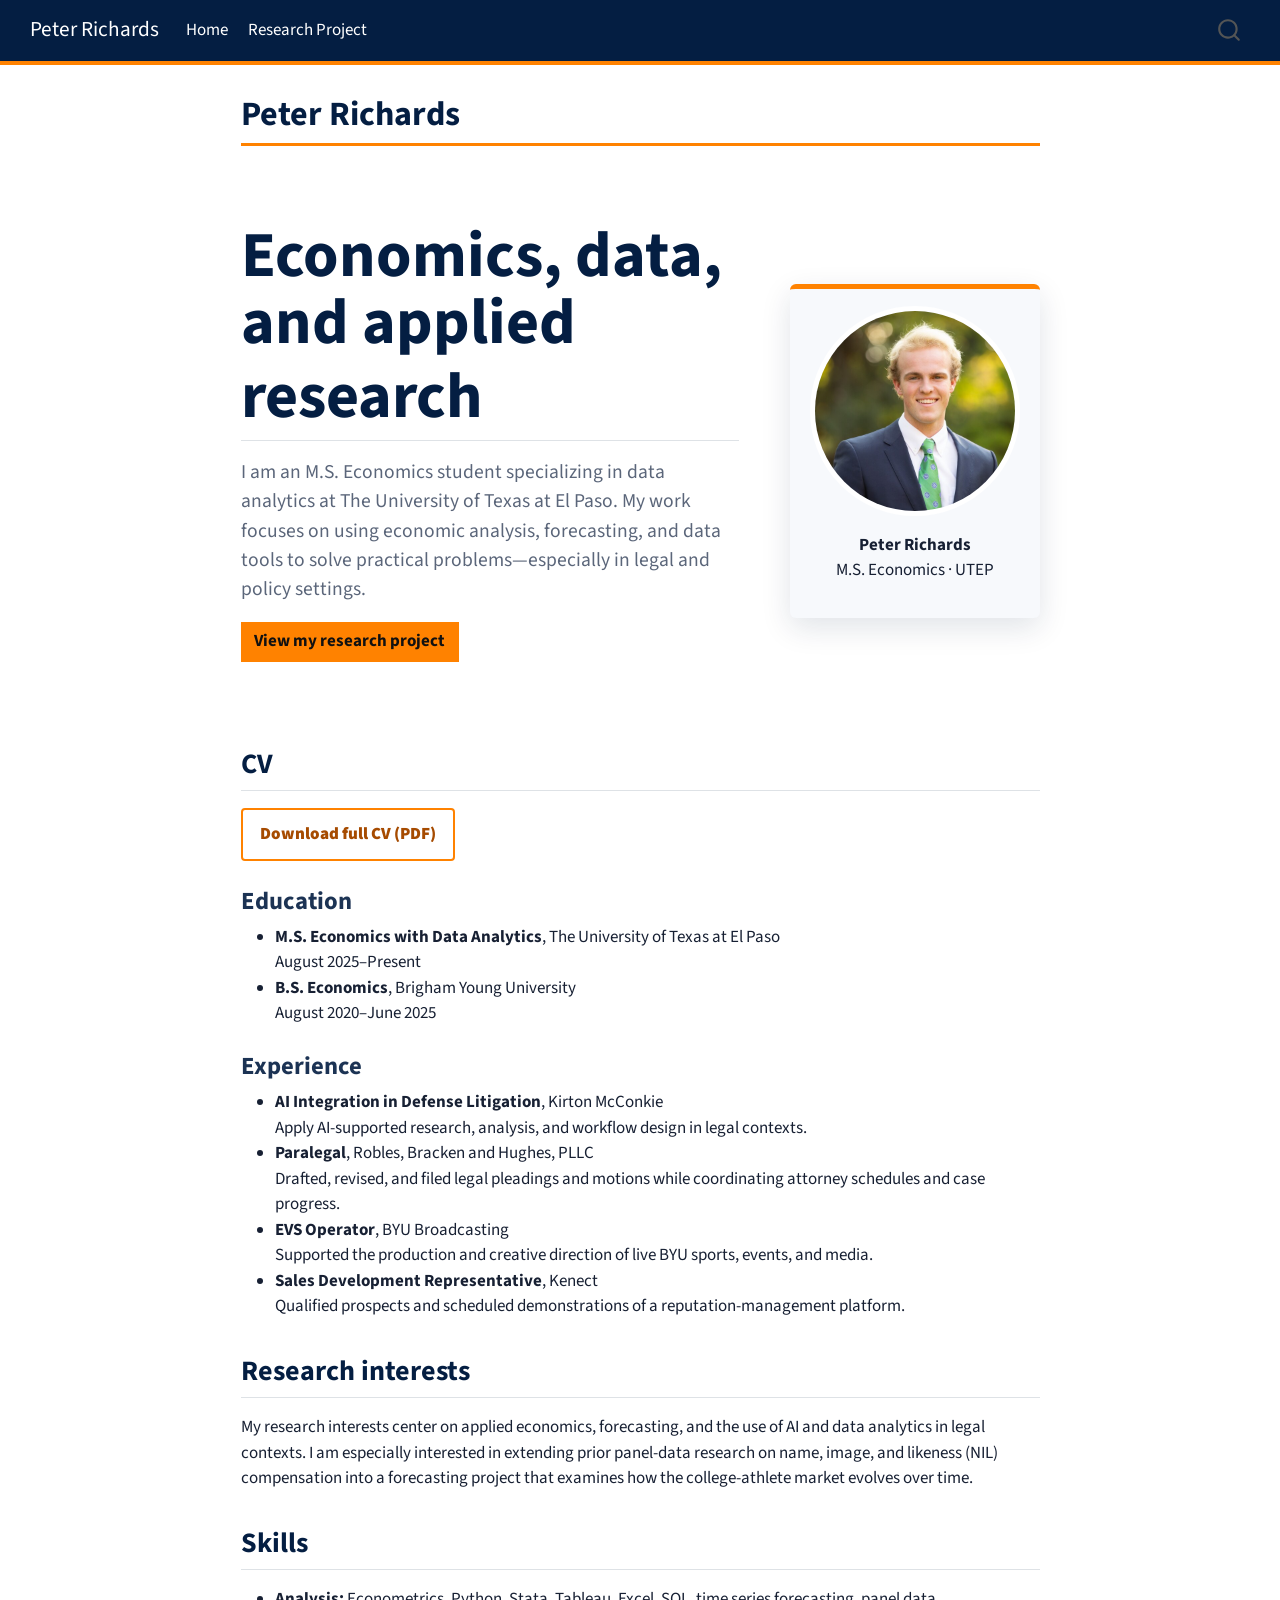
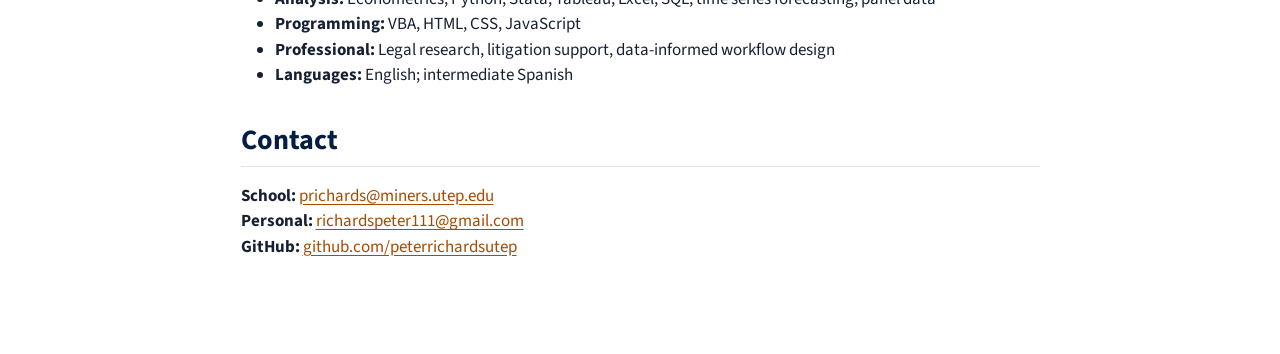
<file: docs/index.html>
<!DOCTYPE html>
<html xmlns="http://www.w3.org/1999/xhtml" lang="en" xml:lang="en"><head>

<meta charset="utf-8">
<meta name="generator" content="quarto-1.10.18">

<meta name="viewport" content="width=device-width, initial-scale=1.0, user-scalable=yes">


<title>Peter Richards | Economics &amp; Data Analytics – Peter Richards</title>
<style>
/* Default styles provided by pandoc.
** See https://pandoc.org/MANUAL.html#variables-for-html for config info.
*/
span.smallcaps{font-variant: small-caps;}
div.columns{display: flex; gap: 1.5em;}
div.column{flex: auto;}
@media screen {
div.columns{gap: min(4vw, 1.5em);}
div.column{overflow-x: auto;}
}
div.hanging-indent{margin-left: 1.5em; text-indent: -1.5em;}
ul.task-list{list-style: none;}
ul.task-list li input[type="checkbox"] {
  width: 0.8em;
  margin: 0 0.8em 0.2em -1em; /* quarto-specific, see https://github.com/quarto-dev/quarto-cli/issues/4556 */ 
  vertical-align: middle;
}
</style>


<script src="site_libs/quarto-nav/quarto-nav.js"></script>
<script src="site_libs/quarto-nav/headroom.min.js"></script>
<script src="site_libs/clipboard/clipboard.min.js"></script>
<script src="site_libs/quarto-search/autocomplete.umd.js"></script>
<script src="site_libs/quarto-search/fuse.min.js"></script>
<script src="site_libs/quarto-search/quarto-search.js"></script>
<meta name="quarto:offset" content="./">
<link href="./images/favicon.svg" rel="icon" type="image/svg+xml">
<script src="site_libs/quarto-html/quarto.js" type="module"></script>
<script src="site_libs/quarto-html/tabsets/tabsets.js" type="module"></script>
<script src="site_libs/quarto-html/popper.min.js"></script>
<script src="site_libs/quarto-html/tippy.umd.min.js"></script>
<script src="site_libs/quarto-html/anchor.min.js"></script>
<link href="site_libs/quarto-html/tippy.css" rel="stylesheet">
<link href="site_libs/quarto-html/quarto-syntax-highlighting-64a204ab8560d761af7679ceaba22944.css" rel="stylesheet" id="quarto-text-highlighting-styles">
<script src="site_libs/bootstrap/bootstrap.min.js"></script>
<link href="site_libs/bootstrap/bootstrap-icons.css" rel="stylesheet">
<link href="site_libs/bootstrap/bootstrap-172ba59bd5e0b52282274ba0c0cc16fc.min.css" rel="stylesheet" append-hash="true" id="quarto-bootstrap" data-mode="light">
<script id="quarto-search-options" type="application/json">{
  "location": "navbar",
  "copy-button": false,
  "collapse-after": 3,
  "panel-placement": "end",
  "type": "overlay",
  "limit": 50,
  "keyboard-shortcut": [
    "f",
    "/",
    "s"
  ],
  "show-item-context": false,
  "language": {
    "search-no-results-text": "No results",
    "search-matching-documents-text": "matching documents",
    "search-copy-link-title": "Copy link to search",
    "search-hide-matches-text": "Hide additional matches",
    "search-more-match-text": "more match in this document",
    "search-more-matches-text": "more matches in this document",
    "search-clear-button-title": "Clear",
    "search-text-placeholder": "",
    "search-detached-cancel-button-title": "Cancel",
    "search-submit-button-title": "Submit",
    "search-label": "Search"
  }
}</script>


<link rel="stylesheet" href="styles.css">
</head>

<body class="nav-fixed fullcontent quarto-light">

<div id="quarto-search-results"></div>
  <header id="quarto-header" class="headroom fixed-top">
    <nav class="navbar navbar-expand-lg " data-bs-theme="dark">
      <div class="navbar-container container-fluid">
      <div class="navbar-brand-container mx-auto">
    <a class="navbar-brand" href="./index.html">
    <span class="navbar-title">Peter Richards</span>
    </a>
  </div>
            <div id="quarto-search" class="" title="Search"></div>
          <button class="navbar-toggler" type="button" data-bs-toggle="collapse" data-bs-target="#navbarCollapse" aria-controls="navbarCollapse" role="menu" aria-expanded="false" aria-label="Toggle navigation" onclick="if (window.quartoToggleHeadroom) { window.quartoToggleHeadroom(); }">
  <span class="navbar-toggler-icon"></span>
</button>
          <div class="collapse navbar-collapse" id="navbarCollapse">
            <ul class="navbar-nav navbar-nav-scroll me-auto">
  <li class="nav-item">
    <a class="nav-link active" href="./index.html" aria-current="page"> 
<span class="menu-text">Home</span></a>
  </li>  
  <li class="nav-item">
    <a class="nav-link" href="./project.html"> 
<span class="menu-text">Research Project</span></a>
  </li>  
</ul>
          </div> <!-- /navcollapse -->
            <div class="quarto-navbar-tools">
</div>
      </div> <!-- /container-fluid -->
    </nav>
</header>
<!-- content -->
<div id="quarto-content" class="quarto-container page-columns page-rows-contents page-layout-article page-navbar">
<!-- sidebar -->
<!-- margin-sidebar -->
    
<!-- main -->
<main class="content" id="quarto-document-content">

<header id="title-block-header" class="quarto-title-block default">
<div class="quarto-title">
<h1 class="title">Peter Richards</h1>
</div>



<div class="quarto-title-meta">

    
  
    
  </div>
  


</header>


<div class="hero">
<section id="economics-data-and-applied-research" class="level2 hero-copy">
<h2 class="anchored" data-anchor-id="economics-data-and-applied-research">Economics, data, and applied research</h2>
<p>I am an M.S. Economics student specializing in data analytics at The University of Texas at El Paso. My work focuses on using economic analysis, forecasting, and data tools to solve practical problems—especially in legal and policy settings.</p>
<p><a href="./project.html" class="btn btn-primary">View my research project</a></p>
</section>
<div class="profile-card">
<p><img src="images/headshot.jpg" class="headshot img-fluid"></p>
<p><strong>Peter Richards</strong><br>
M.S. Economics · UTEP</p>
</div>
</div>
<section id="cv" class="level2">
<h2 class="anchored" data-anchor-id="cv">CV</h2>
<p><a href="files/cv.pdf" class="cv-link"><strong>Download full CV (PDF)</strong></a></p>
<section id="education" class="level3">
<h3 class="anchored" data-anchor-id="education">Education</h3>
<ul>
<li><strong>M.S. Economics with Data Analytics</strong>, The University of Texas at El Paso<br>
August 2025–Present</li>
<li><strong>B.S. Economics</strong>, Brigham Young University<br>
August 2020–June 2025</li>
</ul>
</section>
<section id="experience" class="level3">
<h3 class="anchored" data-anchor-id="experience">Experience</h3>
<ul>
<li><strong>AI Integration in Defense Litigation</strong>, Kirton McConkie<br>
Apply AI-supported research, analysis, and workflow design in legal contexts.</li>
<li><strong>Paralegal</strong>, Robles, Bracken and Hughes, PLLC<br>
Drafted, revised, and filed legal pleadings and motions while coordinating attorney schedules and case progress.</li>
<li><strong>EVS Operator</strong>, BYU Broadcasting<br>
Supported the production and creative direction of live BYU sports, events, and media.</li>
<li><strong>Sales Development Representative</strong>, Kenect<br>
Qualified prospects and scheduled demonstrations of a reputation-management platform.</li>
</ul>
</section>
</section>
<section id="research-interests" class="level2">
<h2 class="anchored" data-anchor-id="research-interests">Research interests</h2>
<p>My research interests center on applied economics, forecasting, and the use of AI and data analytics in legal contexts. I am especially interested in extending prior panel-data research on name, image, and likeness (NIL) compensation into a forecasting project that examines how the college-athlete market evolves over time.</p>
</section>
<section id="skills" class="level2">
<h2 class="anchored" data-anchor-id="skills">Skills</h2>
<ul>
<li><strong>Analysis:</strong> Econometrics, Python, Stata, Tableau, Excel, SQL, time series forecasting, panel data</li>
<li><strong>Programming:</strong> VBA, HTML, CSS, JavaScript</li>
<li><strong>Professional:</strong> Legal research, litigation support, data-informed workflow design</li>
<li><strong>Languages:</strong> English; intermediate Spanish</li>
</ul>
</section>
<section id="contact" class="level2">
<h2 class="anchored" data-anchor-id="contact">Contact</h2>
<p><strong>School:</strong> <a href="mailto:prichards@miners.utep.edu">prichards@miners.utep.edu</a><br>
<strong>Personal:</strong> <a href="mailto:richardspeter111@gmail.com">richardspeter111@gmail.com</a><br>
<strong>GitHub:</strong> <a href="https://github.com/peterrichardsutep">github.com/peterrichardsutep</a></p>


</section>

</main> <!-- /main -->
<script id="quarto-html-after-body" type="application/javascript">
  window.document.addEventListener("DOMContentLoaded", function (event) {
    const icon = "";
    const anchorJS = new window.AnchorJS();
    anchorJS.options = {
      placement: 'right',
      icon: icon
    };
    anchorJS.add('.anchored');
    const isCodeAnnotation = (el) => {
      for (const clz of el.classList) {
        if (clz.startsWith('code-annotation-')) {                     
          return true;
        }
      }
      return false;
    }
    const onCopySuccess = function(e) {
      // button target
      const button = e.trigger;
      // don't keep focus
      button.blur();
      // flash "checked"
      button.classList.add('code-copy-button-checked');
      var currentTitle = button.getAttribute("title");
      button.setAttribute("title", "Copied!");
      let tooltip;
      if (window.bootstrap) {
        button.setAttribute("data-bs-toggle", "tooltip");
        button.setAttribute("data-bs-placement", "left");
        button.setAttribute("data-bs-title", "Copied!");
        tooltip = new bootstrap.Tooltip(button, 
          { trigger: "manual", 
            customClass: "code-copy-button-tooltip",
            offset: [0, -8]});
        tooltip.show();    
      }
      setTimeout(function() {
        if (tooltip) {
          tooltip.hide();
          button.removeAttribute("data-bs-title");
          button.removeAttribute("data-bs-toggle");
          button.removeAttribute("data-bs-placement");
        }
        button.setAttribute("title", currentTitle);
        button.classList.remove('code-copy-button-checked');
      }, 1000);
      // clear code selection
      e.clearSelection();
    }
    const getTextToCopy = function(trigger) {
      const outerScaffold = trigger.parentElement.cloneNode(true);
      const codeEl = outerScaffold.querySelector('code');
      for (const childEl of codeEl.children) {
        if (isCodeAnnotation(childEl)) {
          childEl.remove();
        }
      }
      return codeEl.innerText;
    }
    const clipboard = new window.ClipboardJS('.code-copy-button:not([data-in-quarto-modal])', {
      text: getTextToCopy
    });
    clipboard.on('success', onCopySuccess);
    if (window.document.getElementById('quarto-embedded-source-code-modal')) {
      const clipboardModal = new window.ClipboardJS('.code-copy-button[data-in-quarto-modal]', {
        text: getTextToCopy,
        container: window.document.getElementById('quarto-embedded-source-code-modal')
      });
      clipboardModal.on('success', onCopySuccess);
    }
      var localhostRegex = new RegExp(/^(?:http|https):\/\/localhost\:?[0-9]*\//);
      var mailtoRegex = new RegExp(/^mailto:/);
        var filterRegex = new RegExp('/' + window.location.host + '/');
      var isInternal = (href) => {
          return filterRegex.test(href) || localhostRegex.test(href) || mailtoRegex.test(href);
      }
      // Inspect non-navigation links and adorn them if external
     var links = window.document.querySelectorAll('a[href]:not(.nav-link):not(.navbar-brand):not(.toc-action):not(.sidebar-link):not(.sidebar-item-toggle):not(.pagination-link):not(.no-external):not([aria-hidden]):not(.dropdown-item):not(.quarto-navigation-tool):not(.about-link)');
      for (var i=0; i<links.length; i++) {
        const link = links[i];
        if (!isInternal(link.href)) {
          // undo the damage that might have been done by quarto-nav.js in the case of
          // links that we want to consider external
          if (link.dataset.originalHref !== undefined) {
            link.href = link.dataset.originalHref;
          }
        }
      }
    function tippyHover(el, contentFn, onTriggerFn, onUntriggerFn) {
      const config = {
        allowHTML: true,
        maxWidth: 500,
        delay: 100,
        arrow: false,
        appendTo: function(el) {
            return el.parentElement;
        },
        interactive: true,
        interactiveBorder: 10,
        theme: 'quarto',
        placement: 'bottom-start',
      };
      if (contentFn) {
        config.content = contentFn;
      }
      if (onTriggerFn) {
        config.onTrigger = onTriggerFn;
      }
      if (onUntriggerFn) {
        config.onUntrigger = onUntriggerFn;
      }
      window.tippy(el, config); 
    }
    const noterefs = window.document.querySelectorAll('a[role="doc-noteref"]');
    for (var i=0; i<noterefs.length; i++) {
      const ref = noterefs[i];
      tippyHover(ref, function() {
        // use id or data attribute instead here
        let href = ref.getAttribute('data-footnote-href') || ref.getAttribute('href');
        try { href = new URL(href).hash; } catch {}
        const id = href.replace(/^#\/?/, "");
        const note = window.document.getElementById(id);
        if (note) {
          return note.innerHTML;
        } else {
          return "";
        }
      });
    }
    const xrefs = window.document.querySelectorAll('a.quarto-xref');
    const processXRef = (id, note) => {
      // Strip column container classes
      const stripColumnClz = (el) => {
        el.classList.remove("page-full", "page-columns");
        if (el.children) {
          for (const child of el.children) {
            stripColumnClz(child);
          }
        }
      }
      stripColumnClz(note)
      if (id === null || id.startsWith('sec-')) {
        // Special case sections, only their first couple elements
        const container = document.createElement("div");
        if (note.children && note.children.length > 2) {
          container.appendChild(note.children[0].cloneNode(true));
          for (let i = 1; i < note.children.length; i++) {
            const child = note.children[i];
            if (child.tagName === "P" && child.innerText === "") {
              continue;
            } else {
              container.appendChild(child.cloneNode(true));
              break;
            }
          }
          if (window.Quarto?.typesetMath) {
            window.Quarto.typesetMath(container);
          }
          return container.innerHTML
        } else {
          if (window.Quarto?.typesetMath) {
            window.Quarto.typesetMath(note);
          }
          return note.innerHTML;
        }
      } else {
        // Remove any anchor links if they are present
        const anchorLink = note.querySelector('a.anchorjs-link');
        if (anchorLink) {
          anchorLink.remove();
        }
        if (window.Quarto?.typesetMath) {
          window.Quarto.typesetMath(note);
        }
        if (note.classList.contains("callout")) {
          return note.outerHTML;
        } else {
          return note.innerHTML;
        }
      }
    }
    for (var i=0; i<xrefs.length; i++) {
      const xref = xrefs[i];
      tippyHover(xref, undefined, function(instance) {
        instance.disable();
        let url = xref.getAttribute('href');
        let hash = undefined; 
        if (url.startsWith('#')) {
          hash = url;
        } else {
          try { hash = new URL(url).hash; } catch {}
        }
        if (hash) {
          const id = hash.replace(/^#\/?/, "");
          const note = window.document.getElementById(id);
          if (note !== null) {
            try {
              const html = processXRef(id, note.cloneNode(true));
              instance.setContent(html);
            } finally {
              instance.enable();
              instance.show();
            }
          } else {
            // See if we can fetch this
            fetch(url.split('#')[0])
            .then(res => res.text())
            .then(html => {
              const parser = new DOMParser();
              const htmlDoc = parser.parseFromString(html, "text/html");
              const note = htmlDoc.getElementById(id);
              if (note !== null) {
                const html = processXRef(id, note);
                instance.setContent(html);
              } 
            }).finally(() => {
              instance.enable();
              instance.show();
            });
          }
        } else {
          // See if we can fetch a full url (with no hash to target)
          // This is a special case and we should probably do some content thinning / targeting
          fetch(url)
          .then(res => res.text())
          .then(html => {
            const parser = new DOMParser();
            const htmlDoc = parser.parseFromString(html, "text/html");
            const note = htmlDoc.querySelector('main.content');
            if (note !== null) {
              // This should only happen for chapter cross references
              // (since there is no id in the URL)
              // remove the first header
              if (note.children.length > 0 && note.children[0].tagName === "HEADER") {
                note.children[0].remove();
              }
              const html = processXRef(null, note);
              instance.setContent(html);
            } 
          }).finally(() => {
            instance.enable();
            instance.show();
          });
        }
      }, function(instance) {
      });
    }
        let selectedAnnoteEl;
        const selectorForAnnotation = ( cell, annotation) => {
          let cellAttr = 'data-code-cell="' + cell + '"';
          let lineAttr = 'data-code-annotation="' +  annotation + '"';
          const selector = 'span[' + cellAttr + '][' + lineAttr + ']';
          return selector;
        }
        const selectCodeLines = (annoteEl) => {
          const doc = window.document;
          const targetCell = annoteEl.getAttribute("data-target-cell");
          const targetAnnotation = annoteEl.getAttribute("data-target-annotation");
          const annoteSpan = window.document.querySelector(selectorForAnnotation(targetCell, targetAnnotation));
          const lines = annoteSpan.getAttribute("data-code-lines").split(",");
          const lineIds = lines.map((line) => {
            return targetCell + "-" + line;
          })
          let top = null;
          let height = null;
          let parent = null;
          if (lineIds.length > 0) {
              //compute the position of the single el (top and bottom and make a div)
              const el = window.document.getElementById(lineIds[0]);
              top = el.offsetTop;
              height = el.offsetHeight;
              parent = el.parentElement.parentElement;
            if (lineIds.length > 1) {
              const lastEl = window.document.getElementById(lineIds[lineIds.length - 1]);
              const bottom = lastEl.offsetTop + lastEl.offsetHeight;
              height = bottom - top;
            }
            if (top !== null && height !== null && parent !== null) {
              // cook up a div (if necessary) and position it 
              let div = window.document.getElementById("code-annotation-line-highlight");
              if (div === null) {
                div = window.document.createElement("div");
                div.setAttribute("id", "code-annotation-line-highlight");
                div.style.position = 'absolute';
                parent.appendChild(div);
              }
              div.style.top = top - 2 + "px";
              div.style.height = height + 4 + "px";
              div.style.left = 0;
              let gutterDiv = window.document.getElementById("code-annotation-line-highlight-gutter");
              if (gutterDiv === null) {
                gutterDiv = window.document.createElement("div");
                gutterDiv.setAttribute("id", "code-annotation-line-highlight-gutter");
                gutterDiv.style.position = 'absolute';
                const codeCell = window.document.getElementById(targetCell);
                const gutter = codeCell.querySelector('.code-annotation-gutter');
                gutter.appendChild(gutterDiv);
              }
              gutterDiv.style.top = top - 2 + "px";
              gutterDiv.style.height = height + 4 + "px";
            }
            selectedAnnoteEl = annoteEl;
          }
        };
        const unselectCodeLines = () => {
          const elementsIds = ["code-annotation-line-highlight", "code-annotation-line-highlight-gutter"];
          elementsIds.forEach((elId) => {
            const div = window.document.getElementById(elId);
            if (div) {
              div.remove();
            }
          });
          selectedAnnoteEl = undefined;
        };
          // Handle positioning of the toggle
      window.addEventListener(
        "resize",
        throttle(() => {
          elRect = undefined;
          if (selectedAnnoteEl) {
            selectCodeLines(selectedAnnoteEl);
          }
        }, 10)
      );
      function throttle(fn, ms) {
      let throttle = false;
      let timer;
        return (...args) => {
          if(!throttle) { // first call gets through
              fn.apply(this, args);
              throttle = true;
          } else { // all the others get throttled
              if(timer) clearTimeout(timer); // cancel #2
              timer = setTimeout(() => {
                fn.apply(this, args);
                timer = throttle = false;
              }, ms);
          }
        };
      }
        // Attach click handler to the DT
        const annoteDls = window.document.querySelectorAll('dt[data-target-cell]');
        for (const annoteDlNode of annoteDls) {
          annoteDlNode.addEventListener('click', (event) => {
            const clickedEl = event.target;
            if (clickedEl !== selectedAnnoteEl) {
              unselectCodeLines();
              const activeEl = window.document.querySelector('dt[data-target-cell].code-annotation-active');
              if (activeEl) {
                activeEl.classList.remove('code-annotation-active');
              }
              selectCodeLines(clickedEl);
              clickedEl.classList.add('code-annotation-active');
            } else {
              // Unselect the line
              unselectCodeLines();
              clickedEl.classList.remove('code-annotation-active');
            }
          });
        }
    const findCites = (el) => {
      const parentEl = el.parentElement;
      if (parentEl) {
        const cites = parentEl.dataset.cites;
        if (cites) {
          return {
            el,
            cites: cites.split(' ')
          };
        } else {
          return findCites(el.parentElement)
        }
      } else {
        return undefined;
      }
    };
    var bibliorefs = window.document.querySelectorAll('a[role="doc-biblioref"]');
    for (var i=0; i<bibliorefs.length; i++) {
      const ref = bibliorefs[i];
      const citeInfo = findCites(ref);
      if (citeInfo) {
        tippyHover(citeInfo.el, function() {
          var popup = window.document.createElement('div');
          citeInfo.cites.forEach(function(cite) {
            var citeDiv = window.document.createElement('div');
            citeDiv.classList.add('hanging-indent');
            citeDiv.classList.add('csl-entry');
            var biblioDiv = window.document.getElementById('ref-' + cite);
            if (biblioDiv) {
              citeDiv.innerHTML = biblioDiv.innerHTML;
            }
            popup.appendChild(citeDiv);
          });
          return popup.innerHTML;
        });
      }
    }
  });
  </script>
</div> <!-- /content -->




</body></html>
</file>
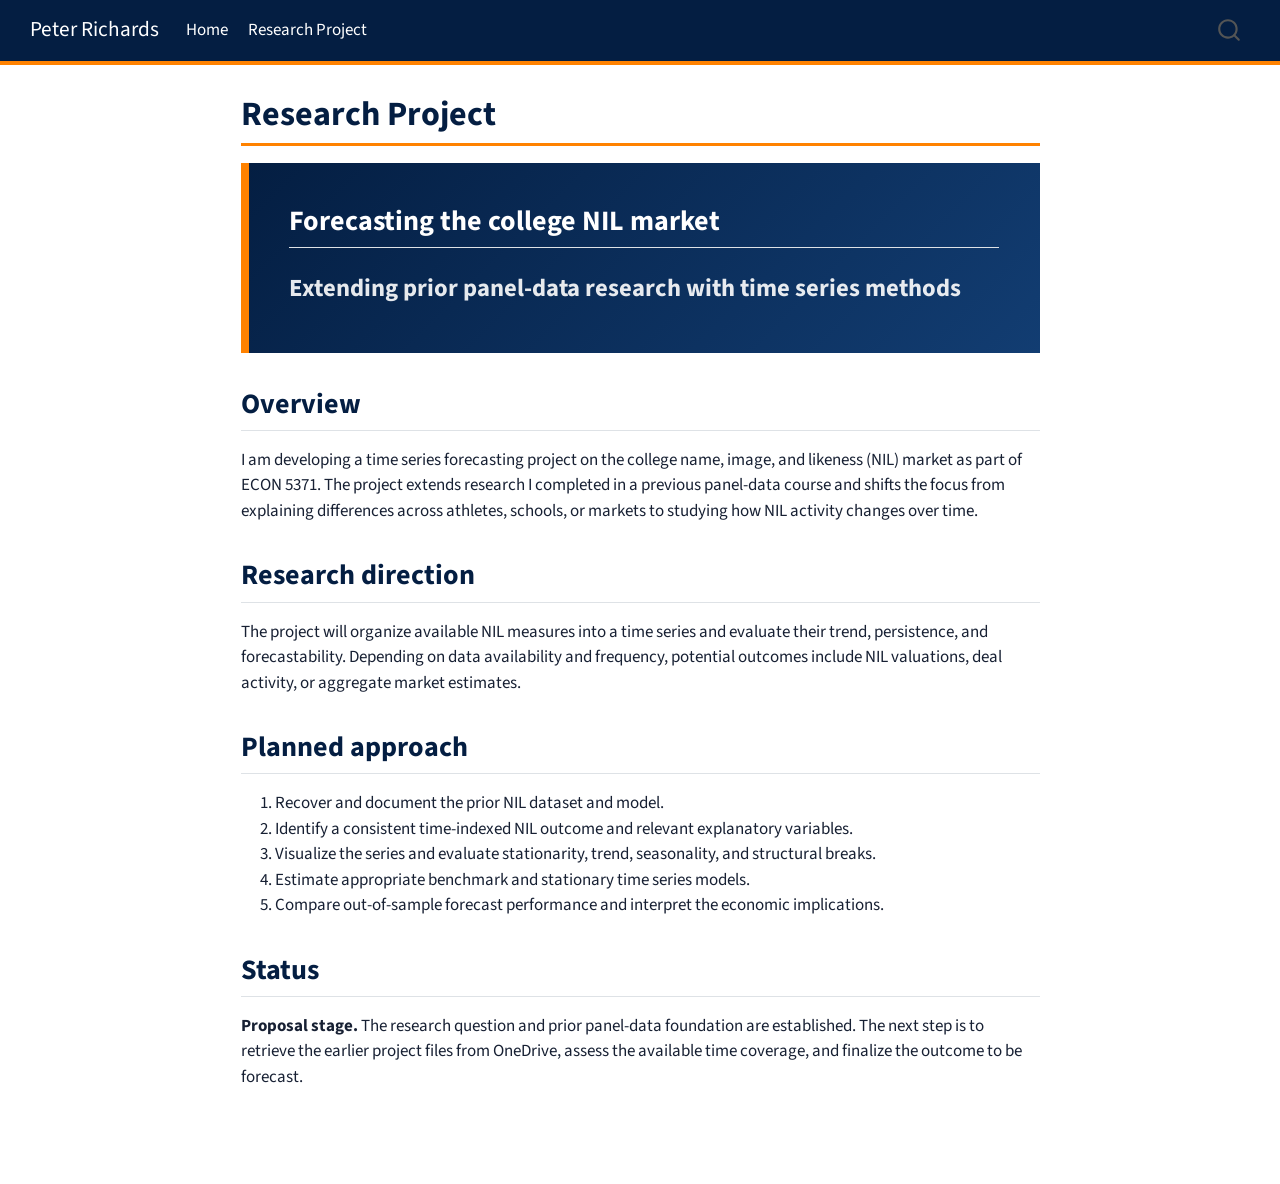
<file: docs/project.html>
<!DOCTYPE html>
<html xmlns="http://www.w3.org/1999/xhtml" lang="en" xml:lang="en"><head>

<meta charset="utf-8">
<meta name="generator" content="quarto-1.10.18">

<meta name="viewport" content="width=device-width, initial-scale=1.0, user-scalable=yes">


<title>NIL Market Forecasting | Peter Richards – Peter Richards</title>
<style>
/* Default styles provided by pandoc.
** See https://pandoc.org/MANUAL.html#variables-for-html for config info.
*/
span.smallcaps{font-variant: small-caps;}
div.columns{display: flex; gap: 1.5em;}
div.column{flex: auto;}
@media screen {
div.columns{gap: min(4vw, 1.5em);}
div.column{overflow-x: auto;}
}
div.hanging-indent{margin-left: 1.5em; text-indent: -1.5em;}
ul.task-list{list-style: none;}
ul.task-list li input[type="checkbox"] {
  width: 0.8em;
  margin: 0 0.8em 0.2em -1em; /* quarto-specific, see https://github.com/quarto-dev/quarto-cli/issues/4556 */ 
  vertical-align: middle;
}
</style>


<script src="site_libs/quarto-nav/quarto-nav.js"></script>
<script src="site_libs/quarto-nav/headroom.min.js"></script>
<script src="site_libs/clipboard/clipboard.min.js"></script>
<script src="site_libs/quarto-search/autocomplete.umd.js"></script>
<script src="site_libs/quarto-search/fuse.min.js"></script>
<script src="site_libs/quarto-search/quarto-search.js"></script>
<meta name="quarto:offset" content="./">
<link href="./images/favicon.svg" rel="icon" type="image/svg+xml">
<script src="site_libs/quarto-html/quarto.js" type="module"></script>
<script src="site_libs/quarto-html/tabsets/tabsets.js" type="module"></script>
<script src="site_libs/quarto-html/popper.min.js"></script>
<script src="site_libs/quarto-html/tippy.umd.min.js"></script>
<script src="site_libs/quarto-html/anchor.min.js"></script>
<link href="site_libs/quarto-html/tippy.css" rel="stylesheet">
<link href="site_libs/quarto-html/quarto-syntax-highlighting-64a204ab8560d761af7679ceaba22944.css" rel="stylesheet" id="quarto-text-highlighting-styles">
<script src="site_libs/bootstrap/bootstrap.min.js"></script>
<link href="site_libs/bootstrap/bootstrap-icons.css" rel="stylesheet">
<link href="site_libs/bootstrap/bootstrap-172ba59bd5e0b52282274ba0c0cc16fc.min.css" rel="stylesheet" append-hash="true" id="quarto-bootstrap" data-mode="light">
<script id="quarto-search-options" type="application/json">{
  "location": "navbar",
  "copy-button": false,
  "collapse-after": 3,
  "panel-placement": "end",
  "type": "overlay",
  "limit": 50,
  "keyboard-shortcut": [
    "f",
    "/",
    "s"
  ],
  "show-item-context": false,
  "language": {
    "search-no-results-text": "No results",
    "search-matching-documents-text": "matching documents",
    "search-copy-link-title": "Copy link to search",
    "search-hide-matches-text": "Hide additional matches",
    "search-more-match-text": "more match in this document",
    "search-more-matches-text": "more matches in this document",
    "search-clear-button-title": "Clear",
    "search-text-placeholder": "",
    "search-detached-cancel-button-title": "Cancel",
    "search-submit-button-title": "Submit",
    "search-label": "Search"
  }
}</script>


<link rel="stylesheet" href="styles.css">
</head>

<body class="nav-fixed fullcontent quarto-light">

<div id="quarto-search-results"></div>
  <header id="quarto-header" class="headroom fixed-top">
    <nav class="navbar navbar-expand-lg " data-bs-theme="dark">
      <div class="navbar-container container-fluid">
      <div class="navbar-brand-container mx-auto">
    <a class="navbar-brand" href="./index.html">
    <span class="navbar-title">Peter Richards</span>
    </a>
  </div>
            <div id="quarto-search" class="" title="Search"></div>
          <button class="navbar-toggler" type="button" data-bs-toggle="collapse" data-bs-target="#navbarCollapse" aria-controls="navbarCollapse" role="menu" aria-expanded="false" aria-label="Toggle navigation" onclick="if (window.quartoToggleHeadroom) { window.quartoToggleHeadroom(); }">
  <span class="navbar-toggler-icon"></span>
</button>
          <div class="collapse navbar-collapse" id="navbarCollapse">
            <ul class="navbar-nav navbar-nav-scroll me-auto">
  <li class="nav-item">
    <a class="nav-link" href="./index.html"> 
<span class="menu-text">Home</span></a>
  </li>  
  <li class="nav-item">
    <a class="nav-link active" href="./project.html" aria-current="page"> 
<span class="menu-text">Research Project</span></a>
  </li>  
</ul>
          </div> <!-- /navcollapse -->
            <div class="quarto-navbar-tools">
</div>
      </div> <!-- /container-fluid -->
    </nav>
</header>
<!-- content -->
<div id="quarto-content" class="quarto-container page-columns page-rows-contents page-layout-article page-navbar">
<!-- sidebar -->
<!-- margin-sidebar -->
    
<!-- main -->
<main class="content" id="quarto-document-content">

<header id="title-block-header" class="quarto-title-block default">
<div class="quarto-title">
<h1 class="title">Research Project</h1>
</div>



<div class="quarto-title-meta">

    
  
    
  </div>
  


</header>


<section id="forecasting-the-college-nil-market" class="level2 project-hero">
<h2 class="anchored" data-anchor-id="forecasting-the-college-nil-market">Forecasting the college NIL market</h2>
<section id="extending-prior-panel-data-research-with-time-series-methods" class="level3">
<h3 class="anchored" data-anchor-id="extending-prior-panel-data-research-with-time-series-methods">Extending prior panel-data research with time series methods</h3>
</section>
</section>
<section id="overview" class="level2">
<h2 class="anchored" data-anchor-id="overview">Overview</h2>
<p>I am developing a time series forecasting project on the college name, image, and likeness (NIL) market as part of ECON 5371. The project extends research I completed in a previous panel-data course and shifts the focus from explaining differences across athletes, schools, or markets to studying how NIL activity changes over time.</p>
</section>
<section id="research-direction" class="level2">
<h2 class="anchored" data-anchor-id="research-direction">Research direction</h2>
<p>The project will organize available NIL measures into a time series and evaluate their trend, persistence, and forecastability. Depending on data availability and frequency, potential outcomes include NIL valuations, deal activity, or aggregate market estimates.</p>
</section>
<section id="planned-approach" class="level2">
<h2 class="anchored" data-anchor-id="planned-approach">Planned approach</h2>
<ol type="1">
<li>Recover and document the prior NIL dataset and model.</li>
<li>Identify a consistent time-indexed NIL outcome and relevant explanatory variables.</li>
<li>Visualize the series and evaluate stationarity, trend, seasonality, and structural breaks.</li>
<li>Estimate appropriate benchmark and stationary time series models.</li>
<li>Compare out-of-sample forecast performance and interpret the economic implications.</li>
</ol>
</section>
<section id="status" class="level2">
<h2 class="anchored" data-anchor-id="status">Status</h2>
<p><strong>Proposal stage.</strong> The research question and prior panel-data foundation are established. The next step is to retrieve the earlier project files from OneDrive, assess the available time coverage, and finalize the outcome to be forecast.</p>


</section>

</main> <!-- /main -->
<script id="quarto-html-after-body" type="application/javascript">
  window.document.addEventListener("DOMContentLoaded", function (event) {
    const icon = "";
    const anchorJS = new window.AnchorJS();
    anchorJS.options = {
      placement: 'right',
      icon: icon
    };
    anchorJS.add('.anchored');
    const isCodeAnnotation = (el) => {
      for (const clz of el.classList) {
        if (clz.startsWith('code-annotation-')) {                     
          return true;
        }
      }
      return false;
    }
    const onCopySuccess = function(e) {
      // button target
      const button = e.trigger;
      // don't keep focus
      button.blur();
      // flash "checked"
      button.classList.add('code-copy-button-checked');
      var currentTitle = button.getAttribute("title");
      button.setAttribute("title", "Copied!");
      let tooltip;
      if (window.bootstrap) {
        button.setAttribute("data-bs-toggle", "tooltip");
        button.setAttribute("data-bs-placement", "left");
        button.setAttribute("data-bs-title", "Copied!");
        tooltip = new bootstrap.Tooltip(button, 
          { trigger: "manual", 
            customClass: "code-copy-button-tooltip",
            offset: [0, -8]});
        tooltip.show();    
      }
      setTimeout(function() {
        if (tooltip) {
          tooltip.hide();
          button.removeAttribute("data-bs-title");
          button.removeAttribute("data-bs-toggle");
          button.removeAttribute("data-bs-placement");
        }
        button.setAttribute("title", currentTitle);
        button.classList.remove('code-copy-button-checked');
      }, 1000);
      // clear code selection
      e.clearSelection();
    }
    const getTextToCopy = function(trigger) {
      const outerScaffold = trigger.parentElement.cloneNode(true);
      const codeEl = outerScaffold.querySelector('code');
      for (const childEl of codeEl.children) {
        if (isCodeAnnotation(childEl)) {
          childEl.remove();
        }
      }
      return codeEl.innerText;
    }
    const clipboard = new window.ClipboardJS('.code-copy-button:not([data-in-quarto-modal])', {
      text: getTextToCopy
    });
    clipboard.on('success', onCopySuccess);
    if (window.document.getElementById('quarto-embedded-source-code-modal')) {
      const clipboardModal = new window.ClipboardJS('.code-copy-button[data-in-quarto-modal]', {
        text: getTextToCopy,
        container: window.document.getElementById('quarto-embedded-source-code-modal')
      });
      clipboardModal.on('success', onCopySuccess);
    }
      var localhostRegex = new RegExp(/^(?:http|https):\/\/localhost\:?[0-9]*\//);
      var mailtoRegex = new RegExp(/^mailto:/);
        var filterRegex = new RegExp('/' + window.location.host + '/');
      var isInternal = (href) => {
          return filterRegex.test(href) || localhostRegex.test(href) || mailtoRegex.test(href);
      }
      // Inspect non-navigation links and adorn them if external
     var links = window.document.querySelectorAll('a[href]:not(.nav-link):not(.navbar-brand):not(.toc-action):not(.sidebar-link):not(.sidebar-item-toggle):not(.pagination-link):not(.no-external):not([aria-hidden]):not(.dropdown-item):not(.quarto-navigation-tool):not(.about-link)');
      for (var i=0; i<links.length; i++) {
        const link = links[i];
        if (!isInternal(link.href)) {
          // undo the damage that might have been done by quarto-nav.js in the case of
          // links that we want to consider external
          if (link.dataset.originalHref !== undefined) {
            link.href = link.dataset.originalHref;
          }
        }
      }
    function tippyHover(el, contentFn, onTriggerFn, onUntriggerFn) {
      const config = {
        allowHTML: true,
        maxWidth: 500,
        delay: 100,
        arrow: false,
        appendTo: function(el) {
            return el.parentElement;
        },
        interactive: true,
        interactiveBorder: 10,
        theme: 'quarto',
        placement: 'bottom-start',
      };
      if (contentFn) {
        config.content = contentFn;
      }
      if (onTriggerFn) {
        config.onTrigger = onTriggerFn;
      }
      if (onUntriggerFn) {
        config.onUntrigger = onUntriggerFn;
      }
      window.tippy(el, config); 
    }
    const noterefs = window.document.querySelectorAll('a[role="doc-noteref"]');
    for (var i=0; i<noterefs.length; i++) {
      const ref = noterefs[i];
      tippyHover(ref, function() {
        // use id or data attribute instead here
        let href = ref.getAttribute('data-footnote-href') || ref.getAttribute('href');
        try { href = new URL(href).hash; } catch {}
        const id = href.replace(/^#\/?/, "");
        const note = window.document.getElementById(id);
        if (note) {
          return note.innerHTML;
        } else {
          return "";
        }
      });
    }
    const xrefs = window.document.querySelectorAll('a.quarto-xref');
    const processXRef = (id, note) => {
      // Strip column container classes
      const stripColumnClz = (el) => {
        el.classList.remove("page-full", "page-columns");
        if (el.children) {
          for (const child of el.children) {
            stripColumnClz(child);
          }
        }
      }
      stripColumnClz(note)
      if (id === null || id.startsWith('sec-')) {
        // Special case sections, only their first couple elements
        const container = document.createElement("div");
        if (note.children && note.children.length > 2) {
          container.appendChild(note.children[0].cloneNode(true));
          for (let i = 1; i < note.children.length; i++) {
            const child = note.children[i];
            if (child.tagName === "P" && child.innerText === "") {
              continue;
            } else {
              container.appendChild(child.cloneNode(true));
              break;
            }
          }
          if (window.Quarto?.typesetMath) {
            window.Quarto.typesetMath(container);
          }
          return container.innerHTML
        } else {
          if (window.Quarto?.typesetMath) {
            window.Quarto.typesetMath(note);
          }
          return note.innerHTML;
        }
      } else {
        // Remove any anchor links if they are present
        const anchorLink = note.querySelector('a.anchorjs-link');
        if (anchorLink) {
          anchorLink.remove();
        }
        if (window.Quarto?.typesetMath) {
          window.Quarto.typesetMath(note);
        }
        if (note.classList.contains("callout")) {
          return note.outerHTML;
        } else {
          return note.innerHTML;
        }
      }
    }
    for (var i=0; i<xrefs.length; i++) {
      const xref = xrefs[i];
      tippyHover(xref, undefined, function(instance) {
        instance.disable();
        let url = xref.getAttribute('href');
        let hash = undefined; 
        if (url.startsWith('#')) {
          hash = url;
        } else {
          try { hash = new URL(url).hash; } catch {}
        }
        if (hash) {
          const id = hash.replace(/^#\/?/, "");
          const note = window.document.getElementById(id);
          if (note !== null) {
            try {
              const html = processXRef(id, note.cloneNode(true));
              instance.setContent(html);
            } finally {
              instance.enable();
              instance.show();
            }
          } else {
            // See if we can fetch this
            fetch(url.split('#')[0])
            .then(res => res.text())
            .then(html => {
              const parser = new DOMParser();
              const htmlDoc = parser.parseFromString(html, "text/html");
              const note = htmlDoc.getElementById(id);
              if (note !== null) {
                const html = processXRef(id, note);
                instance.setContent(html);
              } 
            }).finally(() => {
              instance.enable();
              instance.show();
            });
          }
        } else {
          // See if we can fetch a full url (with no hash to target)
          // This is a special case and we should probably do some content thinning / targeting
          fetch(url)
          .then(res => res.text())
          .then(html => {
            const parser = new DOMParser();
            const htmlDoc = parser.parseFromString(html, "text/html");
            const note = htmlDoc.querySelector('main.content');
            if (note !== null) {
              // This should only happen for chapter cross references
              // (since there is no id in the URL)
              // remove the first header
              if (note.children.length > 0 && note.children[0].tagName === "HEADER") {
                note.children[0].remove();
              }
              const html = processXRef(null, note);
              instance.setContent(html);
            } 
          }).finally(() => {
            instance.enable();
            instance.show();
          });
        }
      }, function(instance) {
      });
    }
        let selectedAnnoteEl;
        const selectorForAnnotation = ( cell, annotation) => {
          let cellAttr = 'data-code-cell="' + cell + '"';
          let lineAttr = 'data-code-annotation="' +  annotation + '"';
          const selector = 'span[' + cellAttr + '][' + lineAttr + ']';
          return selector;
        }
        const selectCodeLines = (annoteEl) => {
          const doc = window.document;
          const targetCell = annoteEl.getAttribute("data-target-cell");
          const targetAnnotation = annoteEl.getAttribute("data-target-annotation");
          const annoteSpan = window.document.querySelector(selectorForAnnotation(targetCell, targetAnnotation));
          const lines = annoteSpan.getAttribute("data-code-lines").split(",");
          const lineIds = lines.map((line) => {
            return targetCell + "-" + line;
          })
          let top = null;
          let height = null;
          let parent = null;
          if (lineIds.length > 0) {
              //compute the position of the single el (top and bottom and make a div)
              const el = window.document.getElementById(lineIds[0]);
              top = el.offsetTop;
              height = el.offsetHeight;
              parent = el.parentElement.parentElement;
            if (lineIds.length > 1) {
              const lastEl = window.document.getElementById(lineIds[lineIds.length - 1]);
              const bottom = lastEl.offsetTop + lastEl.offsetHeight;
              height = bottom - top;
            }
            if (top !== null && height !== null && parent !== null) {
              // cook up a div (if necessary) and position it 
              let div = window.document.getElementById("code-annotation-line-highlight");
              if (div === null) {
                div = window.document.createElement("div");
                div.setAttribute("id", "code-annotation-line-highlight");
                div.style.position = 'absolute';
                parent.appendChild(div);
              }
              div.style.top = top - 2 + "px";
              div.style.height = height + 4 + "px";
              div.style.left = 0;
              let gutterDiv = window.document.getElementById("code-annotation-line-highlight-gutter");
              if (gutterDiv === null) {
                gutterDiv = window.document.createElement("div");
                gutterDiv.setAttribute("id", "code-annotation-line-highlight-gutter");
                gutterDiv.style.position = 'absolute';
                const codeCell = window.document.getElementById(targetCell);
                const gutter = codeCell.querySelector('.code-annotation-gutter');
                gutter.appendChild(gutterDiv);
              }
              gutterDiv.style.top = top - 2 + "px";
              gutterDiv.style.height = height + 4 + "px";
            }
            selectedAnnoteEl = annoteEl;
          }
        };
        const unselectCodeLines = () => {
          const elementsIds = ["code-annotation-line-highlight", "code-annotation-line-highlight-gutter"];
          elementsIds.forEach((elId) => {
            const div = window.document.getElementById(elId);
            if (div) {
              div.remove();
            }
          });
          selectedAnnoteEl = undefined;
        };
          // Handle positioning of the toggle
      window.addEventListener(
        "resize",
        throttle(() => {
          elRect = undefined;
          if (selectedAnnoteEl) {
            selectCodeLines(selectedAnnoteEl);
          }
        }, 10)
      );
      function throttle(fn, ms) {
      let throttle = false;
      let timer;
        return (...args) => {
          if(!throttle) { // first call gets through
              fn.apply(this, args);
              throttle = true;
          } else { // all the others get throttled
              if(timer) clearTimeout(timer); // cancel #2
              timer = setTimeout(() => {
                fn.apply(this, args);
                timer = throttle = false;
              }, ms);
          }
        };
      }
        // Attach click handler to the DT
        const annoteDls = window.document.querySelectorAll('dt[data-target-cell]');
        for (const annoteDlNode of annoteDls) {
          annoteDlNode.addEventListener('click', (event) => {
            const clickedEl = event.target;
            if (clickedEl !== selectedAnnoteEl) {
              unselectCodeLines();
              const activeEl = window.document.querySelector('dt[data-target-cell].code-annotation-active');
              if (activeEl) {
                activeEl.classList.remove('code-annotation-active');
              }
              selectCodeLines(clickedEl);
              clickedEl.classList.add('code-annotation-active');
            } else {
              // Unselect the line
              unselectCodeLines();
              clickedEl.classList.remove('code-annotation-active');
            }
          });
        }
    const findCites = (el) => {
      const parentEl = el.parentElement;
      if (parentEl) {
        const cites = parentEl.dataset.cites;
        if (cites) {
          return {
            el,
            cites: cites.split(' ')
          };
        } else {
          return findCites(el.parentElement)
        }
      } else {
        return undefined;
      }
    };
    var bibliorefs = window.document.querySelectorAll('a[role="doc-biblioref"]');
    for (var i=0; i<bibliorefs.length; i++) {
      const ref = bibliorefs[i];
      const citeInfo = findCites(ref);
      if (citeInfo) {
        tippyHover(citeInfo.el, function() {
          var popup = window.document.createElement('div');
          citeInfo.cites.forEach(function(cite) {
            var citeDiv = window.document.createElement('div');
            citeDiv.classList.add('hanging-indent');
            citeDiv.classList.add('csl-entry');
            var biblioDiv = window.document.getElementById('ref-' + cite);
            if (biblioDiv) {
              citeDiv.innerHTML = biblioDiv.innerHTML;
            }
            popup.appendChild(citeDiv);
          });
          return popup.innerHTML;
        });
      }
    }
  });
  </script>
</div> <!-- /content -->




</body></html>
</file>
<file: docs/site_libs/quarto-html/tippy.css>
.tippy-box[data-animation=fade][data-state=hidden]{opacity:0}[data-tippy-root]{max-width:calc(100vw - 10px)}.tippy-box{position:relative;background-color:#333;color:#fff;border-radius:4px;font-size:14px;line-height:1.4;white-space:normal;outline:0;transition-property:transform,visibility,opacity}.tippy-box[data-placement^=top]>.tippy-arrow{bottom:0}.tippy-box[data-placement^=top]>.tippy-arrow:before{bottom:-7px;left:0;border-width:8px 8px 0;border-top-color:initial;transform-origin:center top}.tippy-box[data-placement^=bottom]>.tippy-arrow{top:0}.tippy-box[data-placement^=bottom]>.tippy-arrow:before{top:-7px;left:0;border-width:0 8px 8px;border-bottom-color:initial;transform-origin:center bottom}.tippy-box[data-placement^=left]>.tippy-arrow{right:0}.tippy-box[data-placement^=left]>.tippy-arrow:before{border-width:8px 0 8px 8px;border-left-color:initial;right:-7px;transform-origin:center left}.tippy-box[data-placement^=right]>.tippy-arrow{left:0}.tippy-box[data-placement^=right]>.tippy-arrow:before{left:-7px;border-width:8px 8px 8px 0;border-right-color:initial;transform-origin:center right}.tippy-box[data-inertia][data-state=visible]{transition-timing-function:cubic-bezier(.54,1.5,.38,1.11)}.tippy-arrow{width:16px;height:16px;color:#333}.tippy-arrow:before{content:"";position:absolute;border-color:transparent;border-style:solid}.tippy-content{position:relative;padding:5px 9px;z-index:1}
</file>
<file: docs/site_libs/quarto-html/quarto-syntax-highlighting-64a204ab8560d761af7679ceaba22944.css>
/* quarto syntax highlight colors */
:root {
  --quarto-hl-ot-color: #003B4F;
  --quarto-hl-at-color: #657422;
  --quarto-hl-ss-color: #20794D;
  --quarto-hl-an-color: #5E5E5E;
  --quarto-hl-fu-color: #4758AB;
  --quarto-hl-st-color: #20794D;
  --quarto-hl-cf-color: #003B4F;
  --quarto-hl-op-color: #5E5E5E;
  --quarto-hl-er-color: #AD0000;
  --quarto-hl-bn-color: #AD0000;
  --quarto-hl-al-color: #AD0000;
  --quarto-hl-va-color: #111111;
  --quarto-hl-bu-color: inherit;
  --quarto-hl-ex-color: inherit;
  --quarto-hl-pp-color: #AD0000;
  --quarto-hl-in-color: #5E5E5E;
  --quarto-hl-vs-color: #20794D;
  --quarto-hl-wa-color: #5E5E5E;
  --quarto-hl-do-color: #5E5E5E;
  --quarto-hl-im-color: #00769E;
  --quarto-hl-ch-color: #20794D;
  --quarto-hl-dt-color: #AD0000;
  --quarto-hl-fl-color: #AD0000;
  --quarto-hl-co-color: #5E5E5E;
  --quarto-hl-cv-color: #5E5E5E;
  --quarto-hl-cn-color: #8f5902;
  --quarto-hl-sc-color: #5E5E5E;
  --quarto-hl-dv-color: #AD0000;
  --quarto-hl-kw-color: #003B4F;
}

/* other quarto variables */
:root {
  --quarto-font-monospace: SFMono-Regular, Menlo, Monaco, Consolas, "Liberation Mono", "Courier New", monospace;
}

/* syntax highlight based on Pandoc's rules */
pre > code.sourceCode > span {
  color: #003B4F;
}

code.sourceCode > span {
  color: #003B4F;
}

div.sourceCode,
div.sourceCode pre.sourceCode {
  color: #003B4F;
}

/* Normal */
code span {
  color: #003B4F;
}

/* Alert */
code span.al {
  color: #AD0000;
  font-style: inherit;
}

/* Annotation */
code span.an {
  color: #5E5E5E;
  font-style: inherit;
}

/* Attribute */
code span.at {
  color: #657422;
  font-style: inherit;
}

/* BaseN */
code span.bn {
  color: #AD0000;
  font-style: inherit;
}

/* BuiltIn */
code span.bu {
  font-style: inherit;
}

/* ControlFlow */
code span.cf {
  color: #003B4F;
  font-weight: bold;
  font-style: inherit;
}

/* Char */
code span.ch {
  color: #20794D;
  font-style: inherit;
}

/* Constant */
code span.cn {
  color: #8f5902;
  font-style: inherit;
}

/* Comment */
code span.co {
  color: #5E5E5E;
  font-style: inherit;
}

/* CommentVar */
code span.cv {
  color: #5E5E5E;
  font-style: italic;
}

/* Documentation */
code span.do {
  color: #5E5E5E;
  font-style: italic;
}

/* DataType */
code span.dt {
  color: #AD0000;
  font-style: inherit;
}

/* DecVal */
code span.dv {
  color: #AD0000;
  font-style: inherit;
}

/* Error */
code span.er {
  color: #AD0000;
  font-style: inherit;
}

/* Extension */
code span.ex {
  font-style: inherit;
}

/* Float */
code span.fl {
  color: #AD0000;
  font-style: inherit;
}

/* Function */
code span.fu {
  color: #4758AB;
  font-style: inherit;
}

/* Import */
code span.im {
  color: #00769E;
  font-style: inherit;
}

/* Information */
code span.in {
  color: #5E5E5E;
  font-style: inherit;
}

/* Keyword */
code span.kw {
  color: #003B4F;
  font-weight: bold;
  font-style: inherit;
}

/* Operator */
code span.op {
  color: #5E5E5E;
  font-style: inherit;
}

/* Other */
code span.ot {
  color: #003B4F;
  font-style: inherit;
}

/* Preprocessor */
code span.pp {
  color: #AD0000;
  font-style: inherit;
}

/* SpecialChar */
code span.sc {
  color: #5E5E5E;
  font-style: inherit;
}

/* SpecialString */
code span.ss {
  color: #20794D;
  font-style: inherit;
}

/* String */
code span.st {
  color: #20794D;
  font-style: inherit;
}

/* Variable */
code span.va {
  color: #111111;
  font-style: inherit;
}

/* VerbatimString */
code span.vs {
  color: #20794D;
  font-style: inherit;
}

/* Warning */
code span.wa {
  color: #5E5E5E;
  font-style: italic;
}

.prevent-inlining {
  content: "</";
}

/*# sourceMappingURL=9d8d5bb603a83b8298b89080a598c93b.css.map */
</file>
<file: docs/styles.css>
:root {
  --utep-blue: #041e42;
  --utep-orange: #ff8200;
  --ink: #172033;
  --muted: #5b667a;
  --paper: #f7f9fc;
}

body { color: var(--ink); background: white; }
.navbar { background: var(--utep-blue) !important; border-bottom: 4px solid var(--utep-orange); }
.navbar-brand, .navbar-nav .nav-link { color: white !important; }
h1, h2, h3 { color: var(--utep-blue); font-weight: 700; }
h1 { border-bottom: 3px solid var(--utep-orange); padding-bottom: .45rem; }
a { color: #a64b00; }
.hero { display: grid; grid-template-columns: 1fr 250px; gap: 3rem; align-items: center; padding: 3.5rem 0 4rem; }
.hero h2 { font-size: clamp(2.3rem, 5vw, 4.5rem); line-height: 1.05; margin-top: 0; }
.hero-copy p { color: var(--muted); font-size: 1.15rem; max-width: 760px; }
.profile-card { background: var(--paper); border-top: 5px solid var(--utep-orange); border-radius: 6px; padding: 1rem; text-align: center; box-shadow: 0 10px 30px rgba(4,30,66,.12); }
.headshot { width: 100%; max-width: 210px; aspect-ratio: 1 / 1; object-fit: cover; border-radius: 50%; border: 5px solid white; }
.btn-primary { background: var(--utep-orange); border-color: var(--utep-orange); color: #111; font-weight: 700; }
.btn-primary:hover { background: var(--utep-blue); border-color: var(--utep-blue); color: white; }
.cv-link { display: inline-block; padding: .7rem 1rem; border: 2px solid var(--utep-orange); border-radius: 4px; font-weight: 700; text-decoration: none; }
.project-hero { background: linear-gradient(135deg, var(--utep-blue), #123d72); color: white; padding: 2.4rem; border-left: 8px solid var(--utep-orange); margin-bottom: 2rem; }
.project-hero h2, .project-hero h3 { color: white; }
@media (max-width: 720px) { .hero { grid-template-columns: 1fr; } .profile-card { max-width: 270px; } }
</file>
